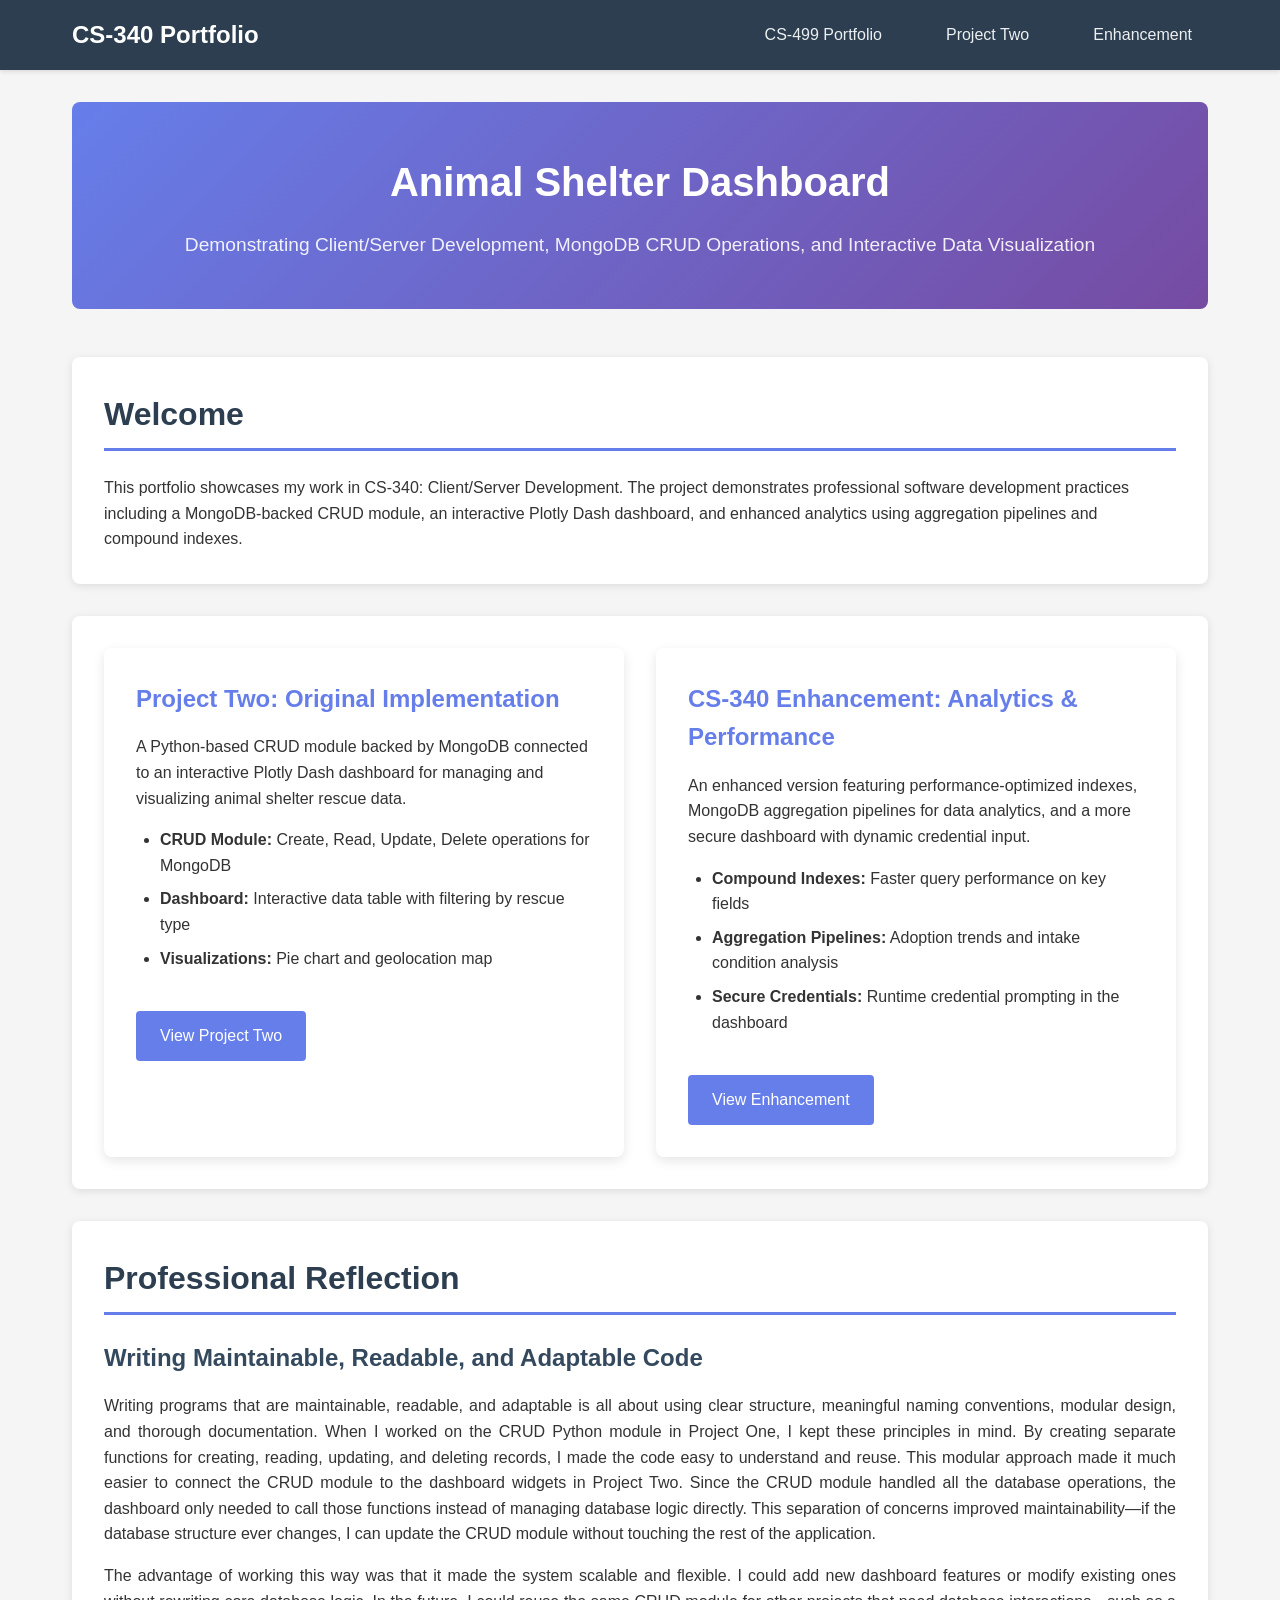
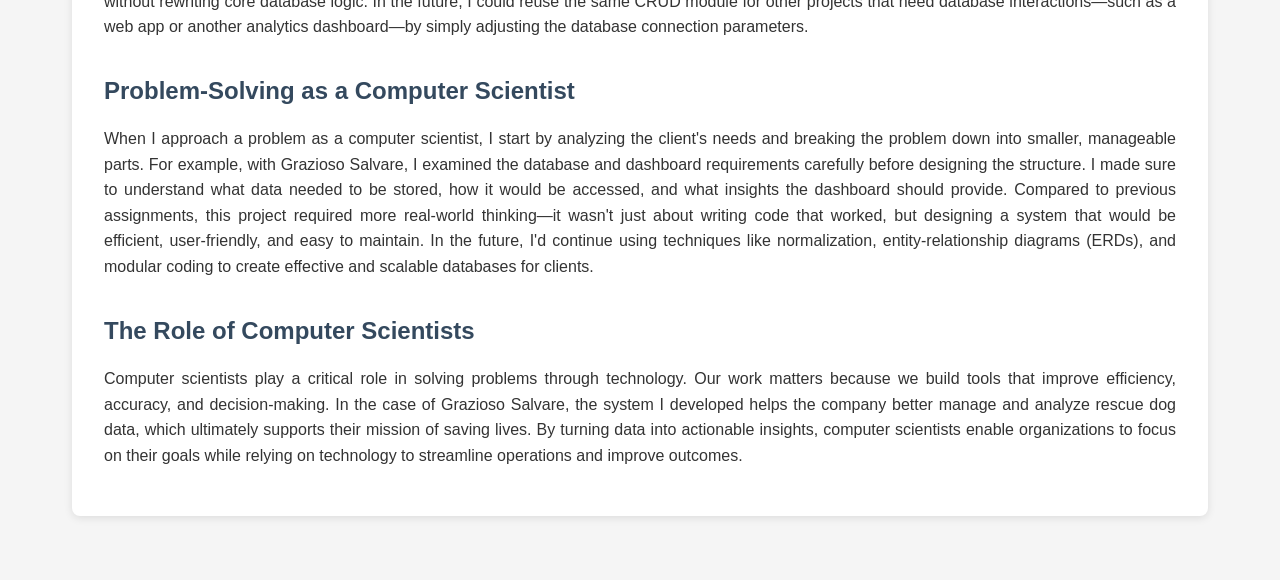
<file: index.html>
<!DOCTYPE html>
<html lang="en">
<head>
    <meta charset="UTF-8">
    <meta name="viewport" content="width=device-width, initial-scale=1.0">
    <title>CS-340 Portfolio: Client/Server Development</title>
    <link rel="stylesheet" href="style.css">
</head>
<body>
    <nav class="navbar">
        <div class="nav-container">
            <h1 class="nav-title">CS-340 Portfolio</h1>
            <ul class="nav-menu">
                <li><a href="https://bzermeno.github.io/">CS-499 Portfolio</a></li>
                <li><a href="project-two.html">Project Two</a></li>
                <li><a href="enhancement.html">Enhancement</a></li>
            </ul>
        </div>
    </nav>

    <main class="container">
        <header class="hero">
            <h1>Animal Shelter Dashboard</h1>
            <p class="subtitle">Demonstrating Client/Server Development, MongoDB CRUD Operations, and Interactive Data Visualization</p>
        </header>

        <section class="intro">
            <h2>Welcome</h2>
            <p>This portfolio showcases my work in CS-340: Client/Server Development. The project demonstrates professional software development practices including a MongoDB-backed CRUD module, an interactive Plotly Dash dashboard, and enhanced analytics using aggregation pipelines and compound indexes.</p>
        </section>

        <section class="projects-grid">
            <div class="project-card">
                <h3>Project Two: Original Implementation</h3>
                <p>A Python-based CRUD module backed by MongoDB connected to an interactive Plotly Dash dashboard for managing and visualizing animal shelter rescue data.</p>
                <ul>
                    <li><strong>CRUD Module:</strong> Create, Read, Update, Delete operations for MongoDB</li>
                    <li><strong>Dashboard:</strong> Interactive data table with filtering by rescue type</li>
                    <li><strong>Visualizations:</strong> Pie chart and geolocation map</li>
                </ul>
                <a href="project-two.html" class="btn">View Project Two</a>
            </div>

            <div class="project-card">
                <h3>CS-340 Enhancement: Analytics &amp; Performance</h3>
                <p>An enhanced version featuring performance-optimized indexes, MongoDB aggregation pipelines for data analytics, and a more secure dashboard with dynamic credential input.</p>
                <ul>
                    <li><strong>Compound Indexes:</strong> Faster query performance on key fields</li>
                    <li><strong>Aggregation Pipelines:</strong> Adoption trends and intake condition analysis</li>
                    <li><strong>Secure Credentials:</strong> Runtime credential prompting in the dashboard</li>
                </ul>
                <a href="enhancement.html" class="btn">View Enhancement</a>
            </div>
        </section>

        <section class="reflection">
            <h2>Professional Reflection</h2>

            <div class="reflection-section">
                <h3>Writing Maintainable, Readable, and Adaptable Code</h3>
                <p>Writing programs that are maintainable, readable, and adaptable is all about using clear structure, meaningful naming conventions, modular design, and thorough documentation. When I worked on the CRUD Python module in Project One, I kept these principles in mind. By creating separate functions for creating, reading, updating, and deleting records, I made the code easy to understand and reuse. This modular approach made it much easier to connect the CRUD module to the dashboard widgets in Project Two. Since the CRUD module handled all the database operations, the dashboard only needed to call those functions instead of managing database logic directly. This separation of concerns improved maintainability—if the database structure ever changes, I can update the CRUD module without touching the rest of the application.</p>
                <p>The advantage of working this way was that it made the system scalable and flexible. I could add new dashboard features or modify existing ones without rewriting core database logic. In the future, I could reuse the same CRUD module for other projects that need database interactions—such as a web app or another analytics dashboard—by simply adjusting the database connection parameters.</p>
            </div>

            <div class="reflection-section">
                <h3>Problem-Solving as a Computer Scientist</h3>
                <p>When I approach a problem as a computer scientist, I start by analyzing the client's needs and breaking the problem down into smaller, manageable parts. For example, with Grazioso Salvare, I examined the database and dashboard requirements carefully before designing the structure. I made sure to understand what data needed to be stored, how it would be accessed, and what insights the dashboard should provide. Compared to previous assignments, this project required more real-world thinking—it wasn't just about writing code that worked, but designing a system that would be efficient, user-friendly, and easy to maintain. In the future, I'd continue using techniques like normalization, entity-relationship diagrams (ERDs), and modular coding to create effective and scalable databases for clients.</p>
            </div>

            <div class="reflection-section">
                <h3>The Role of Computer Scientists</h3>
                <p>Computer scientists play a critical role in solving problems through technology. Our work matters because we build tools that improve efficiency, accuracy, and decision-making. In the case of Grazioso Salvare, the system I developed helps the company better manage and analyze rescue dog data, which ultimately supports their mission of saving lives. By turning data into actionable insights, computer scientists enable organizations to focus on their goals while relying on technology to streamline operations and improve outcomes.</p>
            </div>
        </section>
    </main>

</body>
</html>
</file>
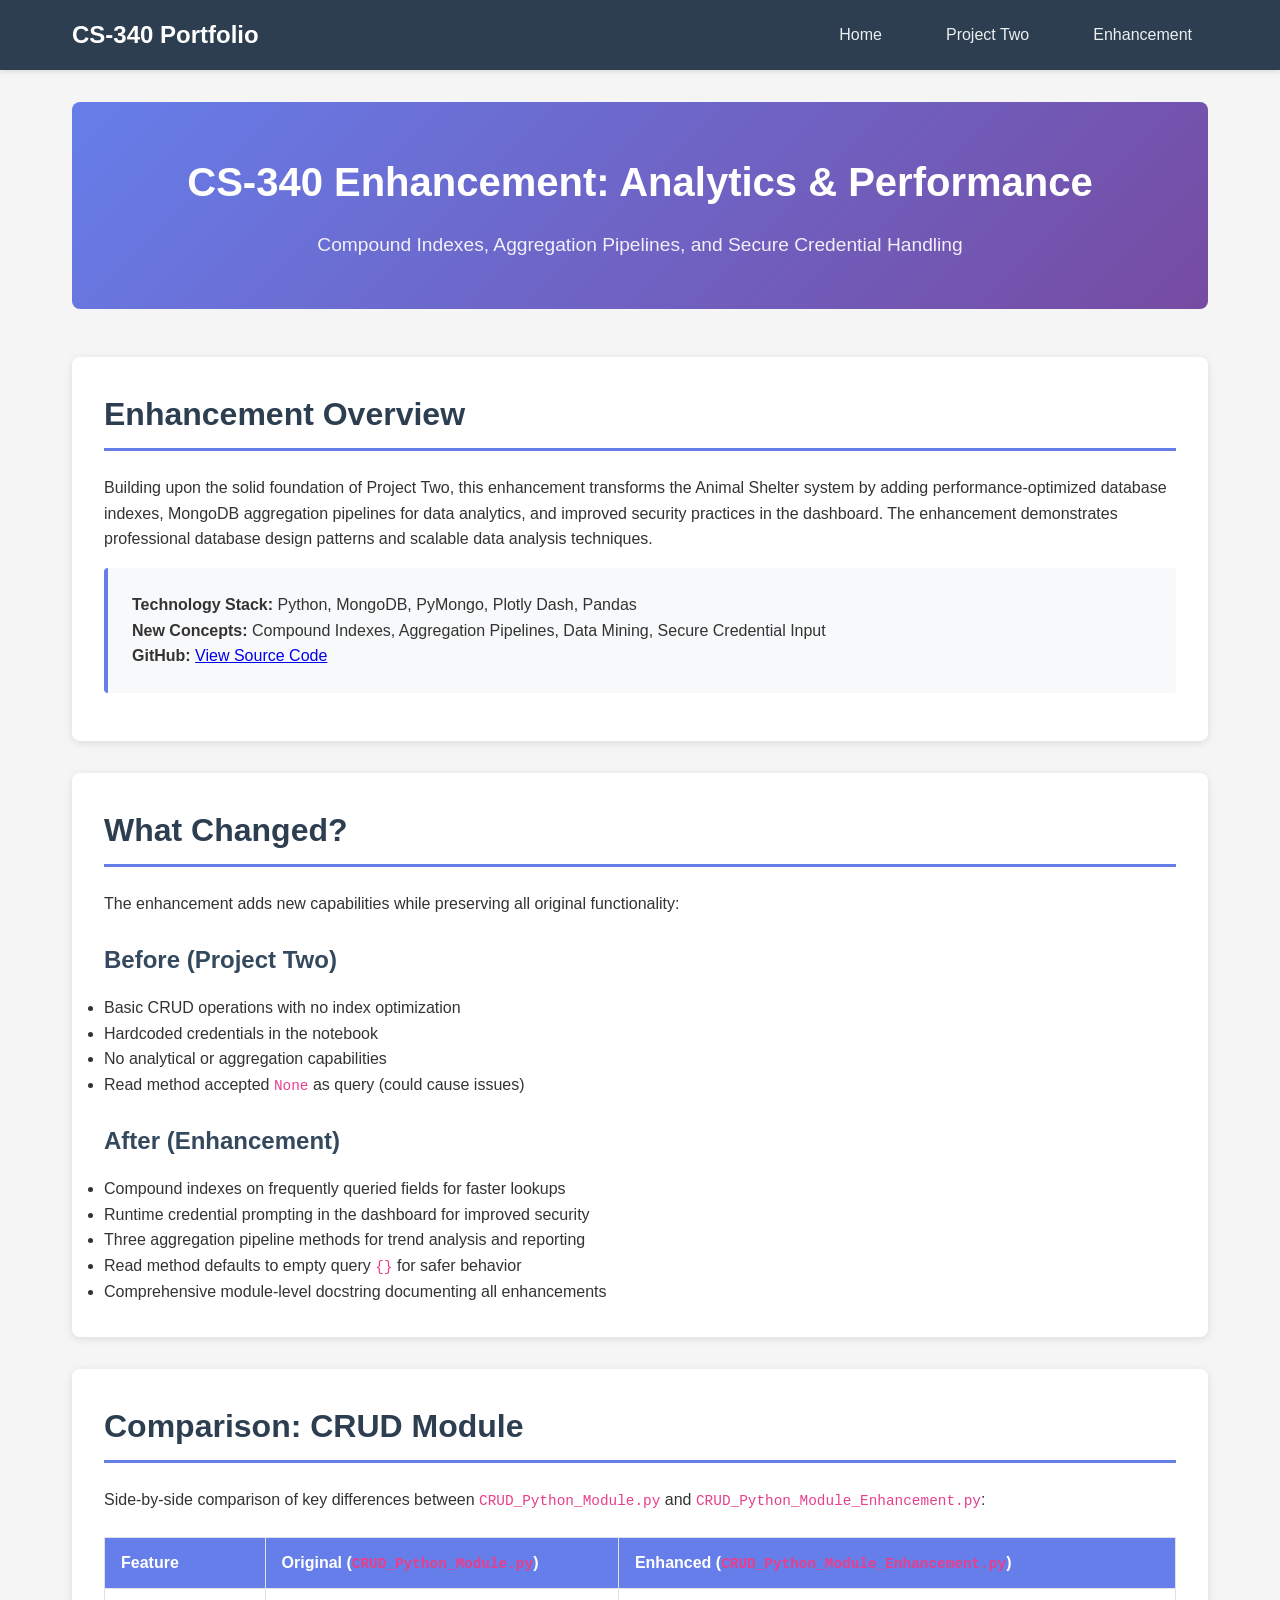
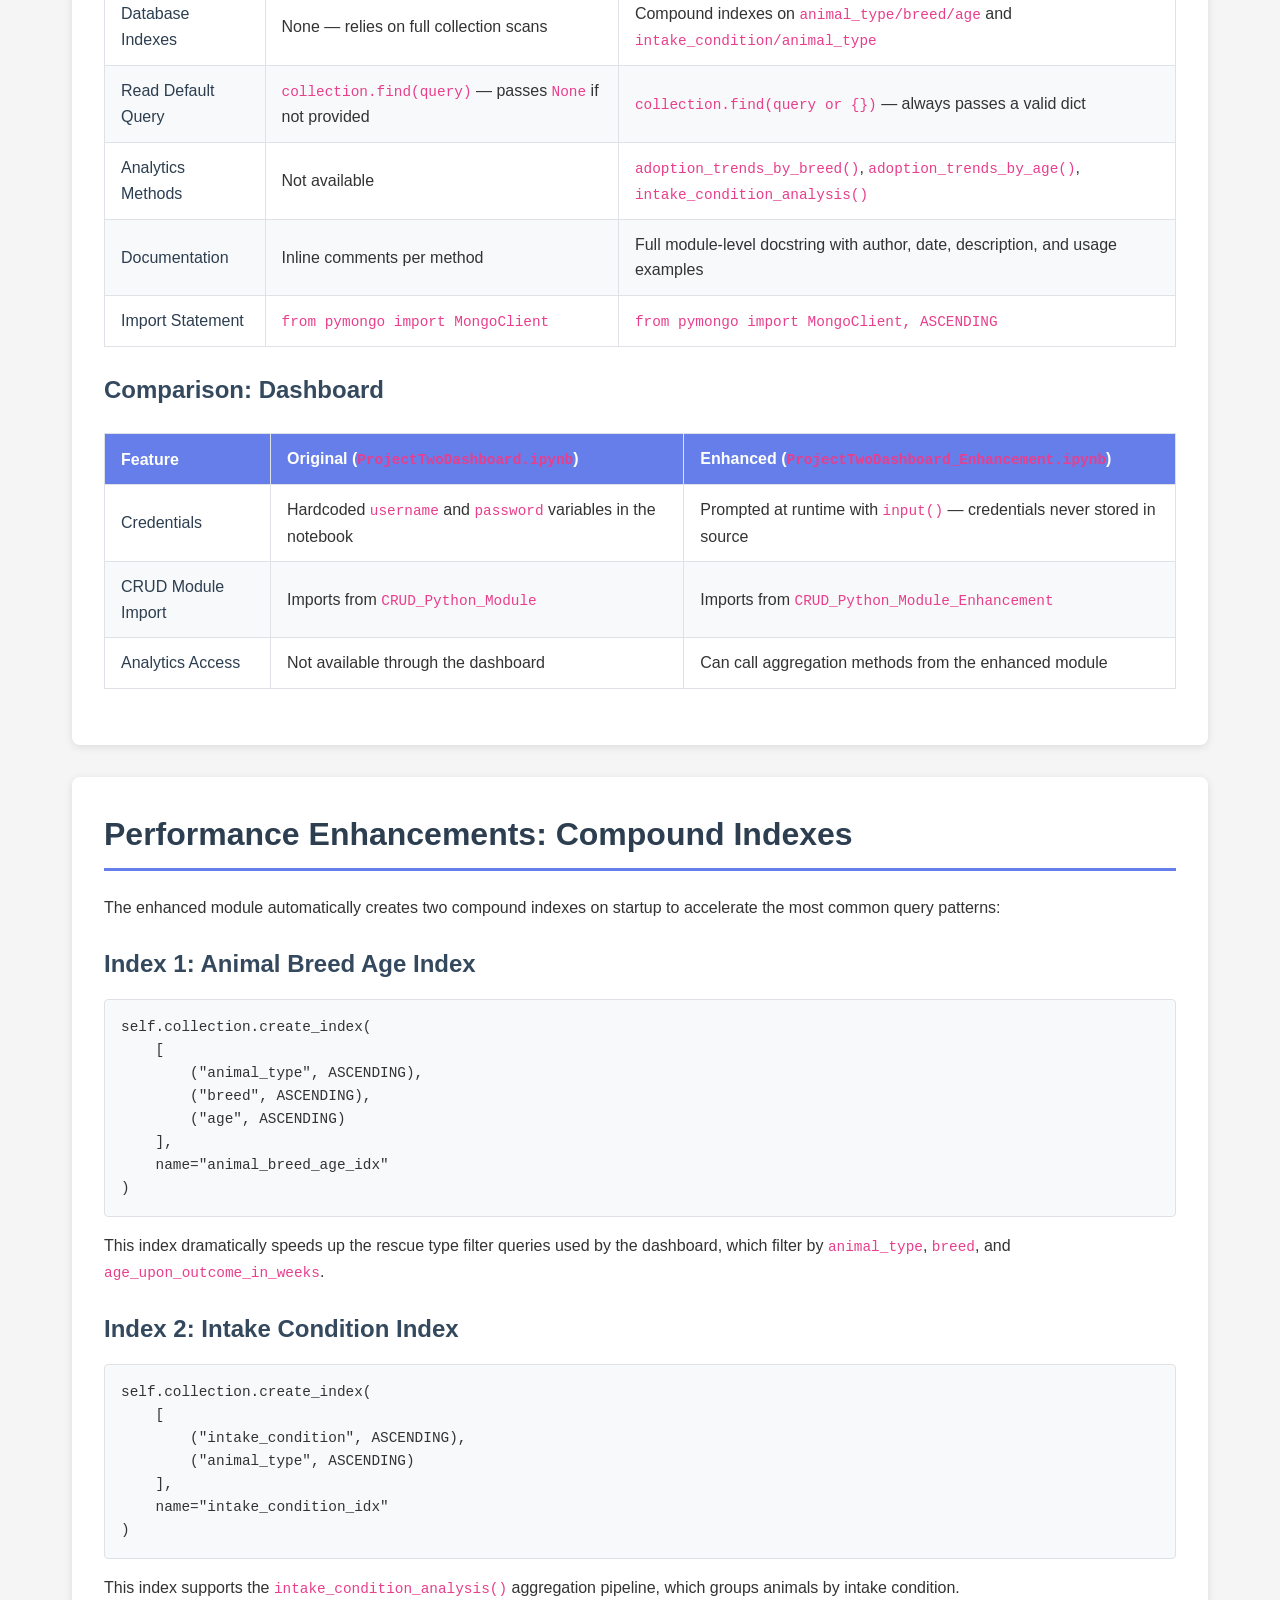
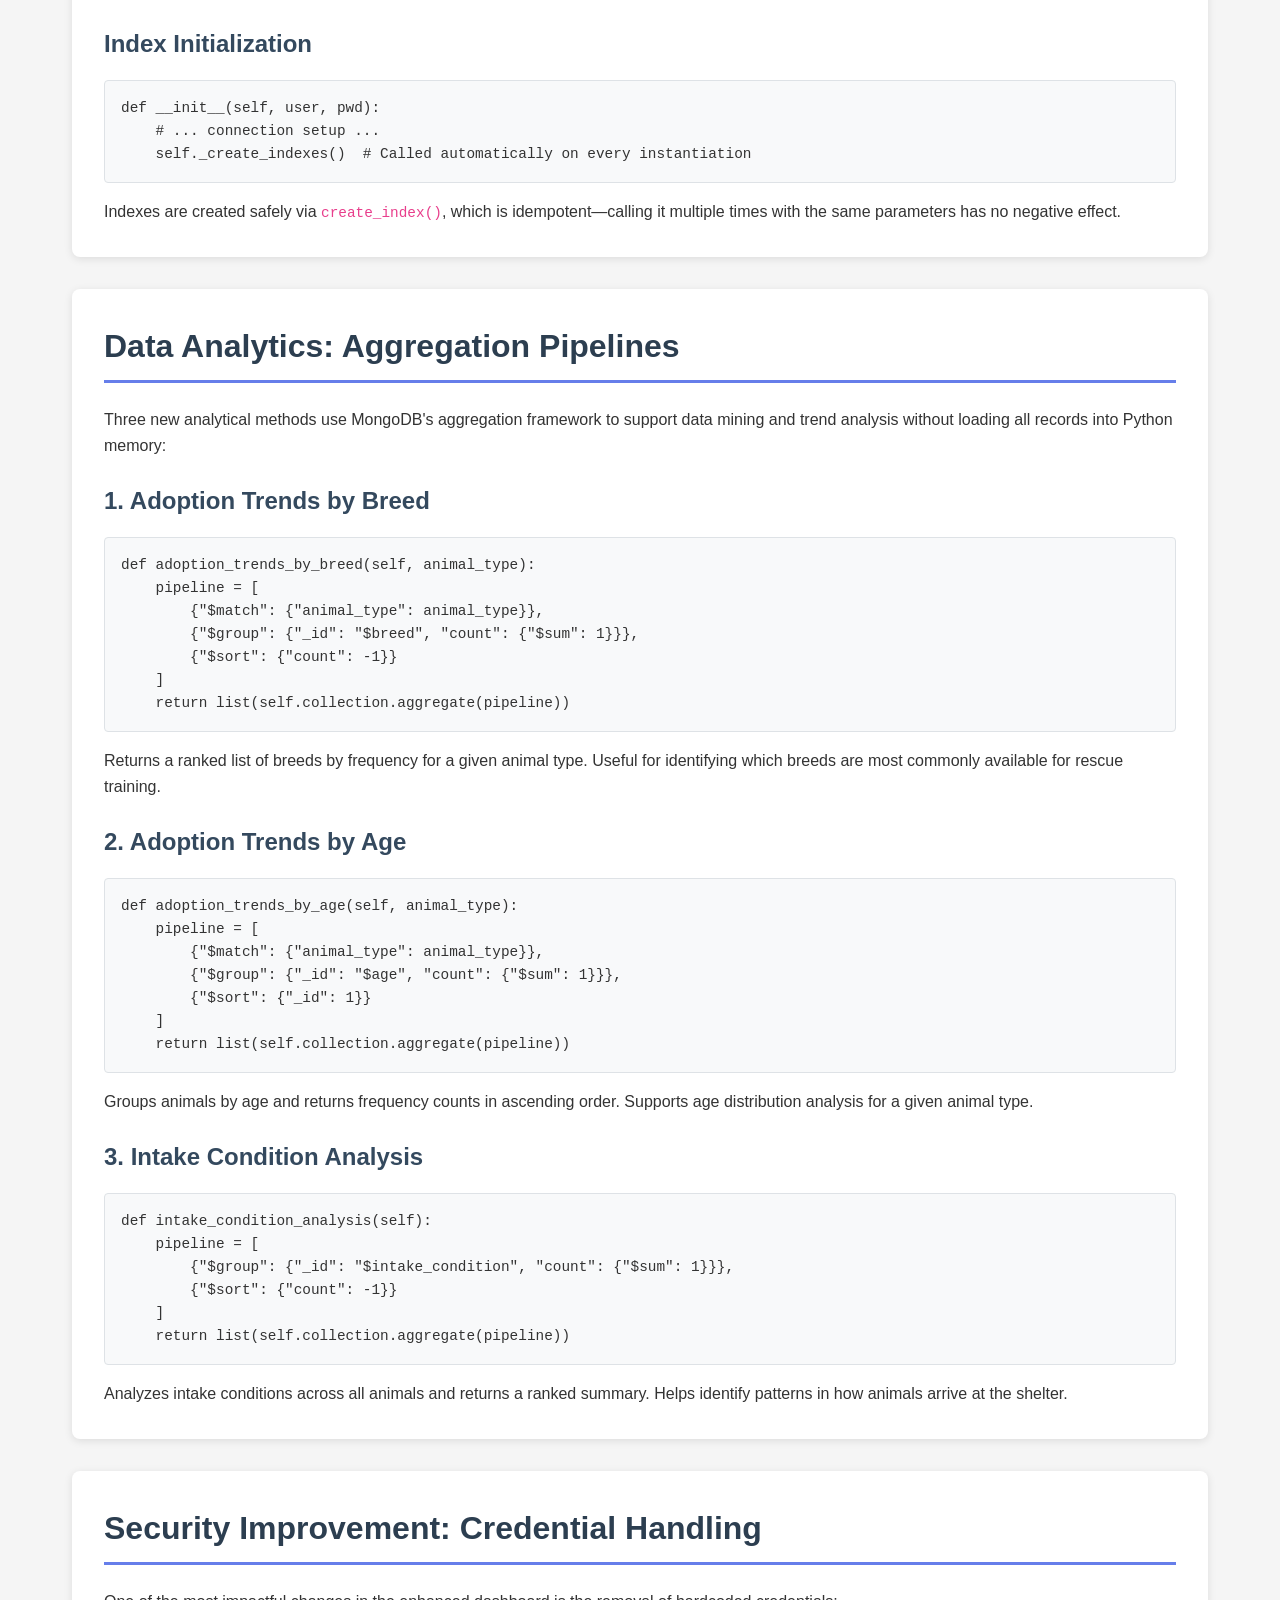
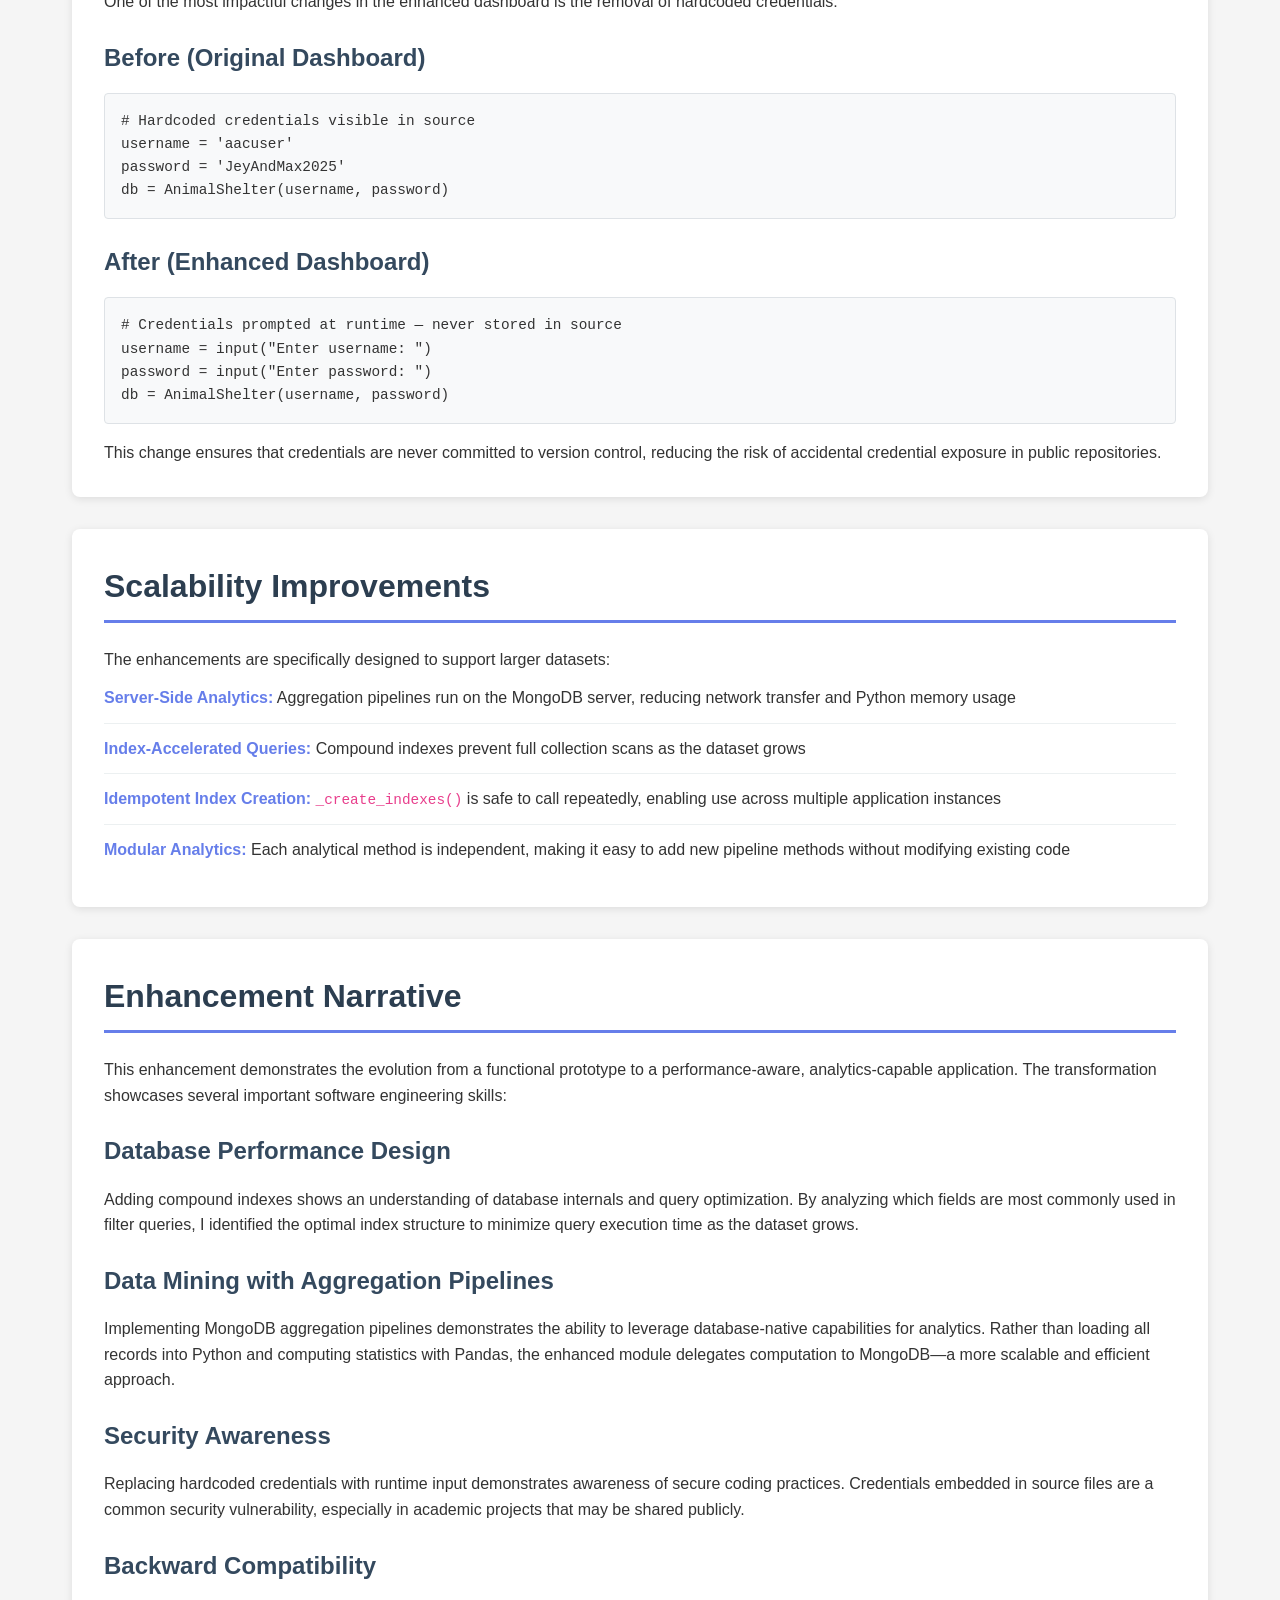
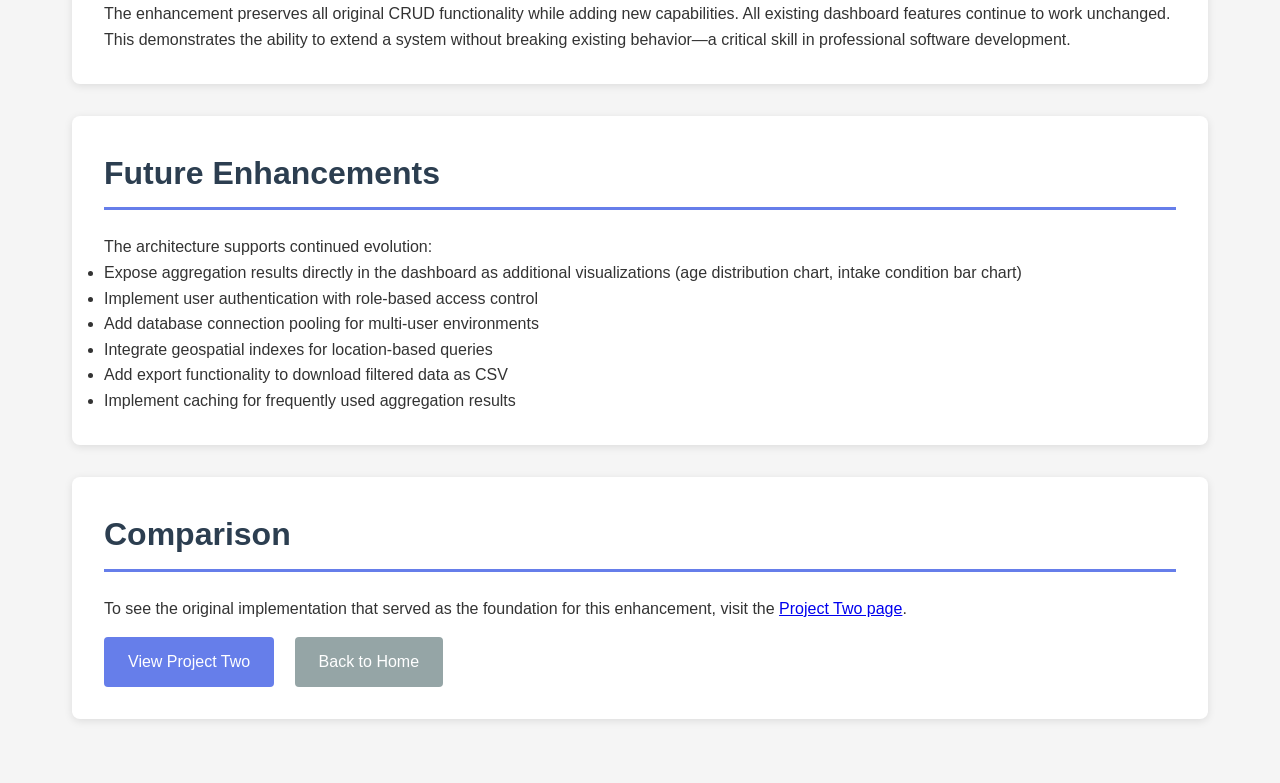
<file: enhancement.html>
<!DOCTYPE html>
<html lang="en">
<head>
    <meta charset="UTF-8">
    <meta name="viewport" content="width=device-width, initial-scale=1.0">
    <title>CS 340 Enhancement - Analytics &amp; Performance</title>
    <link rel="stylesheet" href="style.css">
</head>
<body>
    <nav class="navbar">
        <div class="nav-container">
            <h1 class="nav-title">CS-340 Portfolio</h1>
            <ul class="nav-menu">
                <li><a href="index.html">Home</a></li>
                <li><a href="project-two.html">Project Two</a></li>
                <li><a href="enhancement.html">Enhancement</a></li>
            </ul>
        </div>
    </nav>

    <main class="container">
        <header class="hero">
            <h1>CS-340 Enhancement: Analytics &amp; Performance</h1>
            <p class="subtitle">Compound Indexes, Aggregation Pipelines, and Secure Credential Handling</p>
        </header>

        <section>
            <h2>Enhancement Overview</h2>
            <p>Building upon the solid foundation of Project Two, this enhancement transforms the Animal Shelter system by adding performance-optimized database indexes, MongoDB aggregation pipelines for data analytics, and improved security practices in the dashboard. The enhancement demonstrates professional database design patterns and scalable data analysis techniques.</p>

            <div class="details">
                <p><strong>Technology Stack:</strong> Python, MongoDB, PyMongo, Plotly Dash, Pandas</p>
                <p><strong>New Concepts:</strong> Compound Indexes, Aggregation Pipelines, Data Mining, Secure Credential Input</p>
                <p><strong>GitHub:</strong> <a href="https://github.com/bzermeno/CS_340" target="_blank">View Source Code</a></p>
            </div>
        </section>

        <section>
            <h2>What Changed?</h2>
            <p>The enhancement adds new capabilities while preserving all original functionality:</p>

            <h3>Before (Project Two)</h3>
            <ul>
                <li>Basic CRUD operations with no index optimization</li>
                <li>Hardcoded credentials in the notebook</li>
                <li>No analytical or aggregation capabilities</li>
                <li>Read method accepted <code>None</code> as query (could cause issues)</li>
            </ul>

            <h3>After (Enhancement)</h3>
            <ul>
                <li>Compound indexes on frequently queried fields for faster lookups</li>
                <li>Runtime credential prompting in the dashboard for improved security</li>
                <li>Three aggregation pipeline methods for trend analysis and reporting</li>
                <li>Read method defaults to empty query <code>{}</code> for safer behavior</li>
                <li>Comprehensive module-level docstring documenting all enhancements</li>
            </ul>
        </section>

        <section>
            <h2>Comparison: CRUD Module</h2>
            <p>Side-by-side comparison of key differences between <code>CRUD_Python_Module.py</code> and <code>CRUD_Python_Module_Enhancement.py</code>:</p>

            <table class="comparison-table">
                <thead>
                    <tr>
                        <th>Feature</th>
                        <th>Original (<code>CRUD_Python_Module.py</code>)</th>
                        <th>Enhanced (<code>CRUD_Python_Module_Enhancement.py</code>)</th>
                    </tr>
                </thead>
                <tbody>
                    <tr>
                        <td>Database Indexes</td>
                        <td>None — relies on full collection scans</td>
                        <td>Compound indexes on <code>animal_type/breed/age</code> and <code>intake_condition/animal_type</code></td>
                    </tr>
                    <tr>
                        <td>Read Default Query</td>
                        <td><code>collection.find(query)</code> — passes <code>None</code> if not provided</td>
                        <td><code>collection.find(query or {})</code> — always passes a valid dict</td>
                    </tr>
                    <tr>
                        <td>Analytics Methods</td>
                        <td>Not available</td>
                        <td><code>adoption_trends_by_breed()</code>, <code>adoption_trends_by_age()</code>, <code>intake_condition_analysis()</code></td>
                    </tr>
                    <tr>
                        <td>Documentation</td>
                        <td>Inline comments per method</td>
                        <td>Full module-level docstring with author, date, description, and usage examples</td>
                    </tr>
                    <tr>
                        <td>Import Statement</td>
                        <td><code>from pymongo import MongoClient</code></td>
                        <td><code>from pymongo import MongoClient, ASCENDING</code></td>
                    </tr>
                </tbody>
            </table>

            <h3>Comparison: Dashboard</h3>
            <table class="comparison-table">
                <thead>
                    <tr>
                        <th>Feature</th>
                        <th>Original (<code>ProjectTwoDashboard.ipynb</code>)</th>
                        <th>Enhanced (<code>ProjectTwoDashboard_Enhancement.ipynb</code>)</th>
                    </tr>
                </thead>
                <tbody>
                    <tr>
                        <td>Credentials</td>
                        <td>Hardcoded <code>username</code> and <code>password</code> variables in the notebook</td>
                        <td>Prompted at runtime with <code>input()</code> — credentials never stored in source</td>
                    </tr>
                    <tr>
                        <td>CRUD Module Import</td>
                        <td>Imports from <code>CRUD_Python_Module</code></td>
                        <td>Imports from <code>CRUD_Python_Module_Enhancement</code></td>
                    </tr>
                    <tr>
                        <td>Analytics Access</td>
                        <td>Not available through the dashboard</td>
                        <td>Can call aggregation methods from the enhanced module</td>
                    </tr>
                </tbody>
            </table>
        </section>

        <section>
            <h2>Performance Enhancements: Compound Indexes</h2>
            <p>The enhanced module automatically creates two compound indexes on startup to accelerate the most common query patterns:</p>

            <h3>Index 1: Animal Breed Age Index</h3>
            <pre><code>self.collection.create_index(
    [
        ("animal_type", ASCENDING),
        ("breed", ASCENDING),
        ("age", ASCENDING)
    ],
    name="animal_breed_age_idx"
)</code></pre>
            <p>This index dramatically speeds up the rescue type filter queries used by the dashboard, which filter by <code>animal_type</code>, <code>breed</code>, and <code>age_upon_outcome_in_weeks</code>.</p>

            <h3>Index 2: Intake Condition Index</h3>
            <pre><code>self.collection.create_index(
    [
        ("intake_condition", ASCENDING),
        ("animal_type", ASCENDING)
    ],
    name="intake_condition_idx"
)</code></pre>
            <p>This index supports the <code>intake_condition_analysis()</code> aggregation pipeline, which groups animals by intake condition.</p>

            <h3>Index Initialization</h3>
            <pre><code>def __init__(self, user, pwd):
    # ... connection setup ...
    self._create_indexes()  # Called automatically on every instantiation</code></pre>
            <p>Indexes are created safely via <code>create_index()</code>, which is idempotent—calling it multiple times with the same parameters has no negative effect.</p>
        </section>

        <section>
            <h2>Data Analytics: Aggregation Pipelines</h2>
            <p>Three new analytical methods use MongoDB's aggregation framework to support data mining and trend analysis without loading all records into Python memory:</p>

            <h3>1. Adoption Trends by Breed</h3>
            <pre><code>def adoption_trends_by_breed(self, animal_type):
    pipeline = [
        {"$match": {"animal_type": animal_type}},
        {"$group": {"_id": "$breed", "count": {"$sum": 1}}},
        {"$sort": {"count": -1}}
    ]
    return list(self.collection.aggregate(pipeline))</code></pre>
            <p>Returns a ranked list of breeds by frequency for a given animal type. Useful for identifying which breeds are most commonly available for rescue training.</p>

            <h3>2. Adoption Trends by Age</h3>
            <pre><code>def adoption_trends_by_age(self, animal_type):
    pipeline = [
        {"$match": {"animal_type": animal_type}},
        {"$group": {"_id": "$age", "count": {"$sum": 1}}},
        {"$sort": {"_id": 1}}
    ]
    return list(self.collection.aggregate(pipeline))</code></pre>
            <p>Groups animals by age and returns frequency counts in ascending order. Supports age distribution analysis for a given animal type.</p>

            <h3>3. Intake Condition Analysis</h3>
            <pre><code>def intake_condition_analysis(self):
    pipeline = [
        {"$group": {"_id": "$intake_condition", "count": {"$sum": 1}}},
        {"$sort": {"count": -1}}
    ]
    return list(self.collection.aggregate(pipeline))</code></pre>
            <p>Analyzes intake conditions across all animals and returns a ranked summary. Helps identify patterns in how animals arrive at the shelter.</p>
        </section>

        <section>
            <h2>Security Improvement: Credential Handling</h2>
            <p>One of the most impactful changes in the enhanced dashboard is the removal of hardcoded credentials:</p>

            <h3>Before (Original Dashboard)</h3>
            <pre><code># Hardcoded credentials visible in source
username = 'aacuser'
password = 'JeyAndMax2025'
db = AnimalShelter(username, password)</code></pre>

            <h3>After (Enhanced Dashboard)</h3>
            <pre><code># Credentials prompted at runtime — never stored in source
username = input("Enter username: ")
password = input("Enter password: ")
db = AnimalShelter(username, password)</code></pre>
            <p>This change ensures that credentials are never committed to version control, reducing the risk of accidental credential exposure in public repositories.</p>
        </section>

        <section>
            <h2>Scalability Improvements</h2>
            <p>The enhancements are specifically designed to support larger datasets:</p>
            <ul class="feature-list">
                <li><strong>Server-Side Analytics:</strong> Aggregation pipelines run on the MongoDB server, reducing network transfer and Python memory usage</li>
                <li><strong>Index-Accelerated Queries:</strong> Compound indexes prevent full collection scans as the dataset grows</li>
                <li><strong>Idempotent Index Creation:</strong> <code>_create_indexes()</code> is safe to call repeatedly, enabling use across multiple application instances</li>
                <li><strong>Modular Analytics:</strong> Each analytical method is independent, making it easy to add new pipeline methods without modifying existing code</li>
            </ul>
        </section>

        <section>
            <h2>Enhancement Narrative</h2>
            <p>This enhancement demonstrates the evolution from a functional prototype to a performance-aware, analytics-capable application. The transformation showcases several important software engineering skills:</p>

            <h3>Database Performance Design</h3>
            <p>Adding compound indexes shows an understanding of database internals and query optimization. By analyzing which fields are most commonly used in filter queries, I identified the optimal index structure to minimize query execution time as the dataset grows.</p>

            <h3>Data Mining with Aggregation Pipelines</h3>
            <p>Implementing MongoDB aggregation pipelines demonstrates the ability to leverage database-native capabilities for analytics. Rather than loading all records into Python and computing statistics with Pandas, the enhanced module delegates computation to MongoDB—a more scalable and efficient approach.</p>

            <h3>Security Awareness</h3>
            <p>Replacing hardcoded credentials with runtime input demonstrates awareness of secure coding practices. Credentials embedded in source files are a common security vulnerability, especially in academic projects that may be shared publicly.</p>

            <h3>Backward Compatibility</h3>
            <p>The enhancement preserves all original CRUD functionality while adding new capabilities. All existing dashboard features continue to work unchanged. This demonstrates the ability to extend a system without breaking existing behavior—a critical skill in professional software development.</p>
        </section>

        <section>
            <h2>Future Enhancements</h2>
            <p>The architecture supports continued evolution:</p>
            <ul>
                <li>Expose aggregation results directly in the dashboard as additional visualizations (age distribution chart, intake condition bar chart)</li>
                <li>Implement user authentication with role-based access control</li>
                <li>Add database connection pooling for multi-user environments</li>
                <li>Integrate geospatial indexes for location-based queries</li>
                <li>Add export functionality to download filtered data as CSV</li>
                <li>Implement caching for frequently used aggregation results</li>
            </ul>
        </section>

        <section>
            <h2>Comparison</h2>
            <p>To see the original implementation that served as the foundation for this enhancement, visit the <a href="project-two.html">Project Two page</a>.</p>
            <a href="project-two.html" class="btn">View Project Two</a>
            <a href="index.html" class="btn btn-secondary">Back to Home</a>
        </section>
    </main>

</body>
</html>
</file>
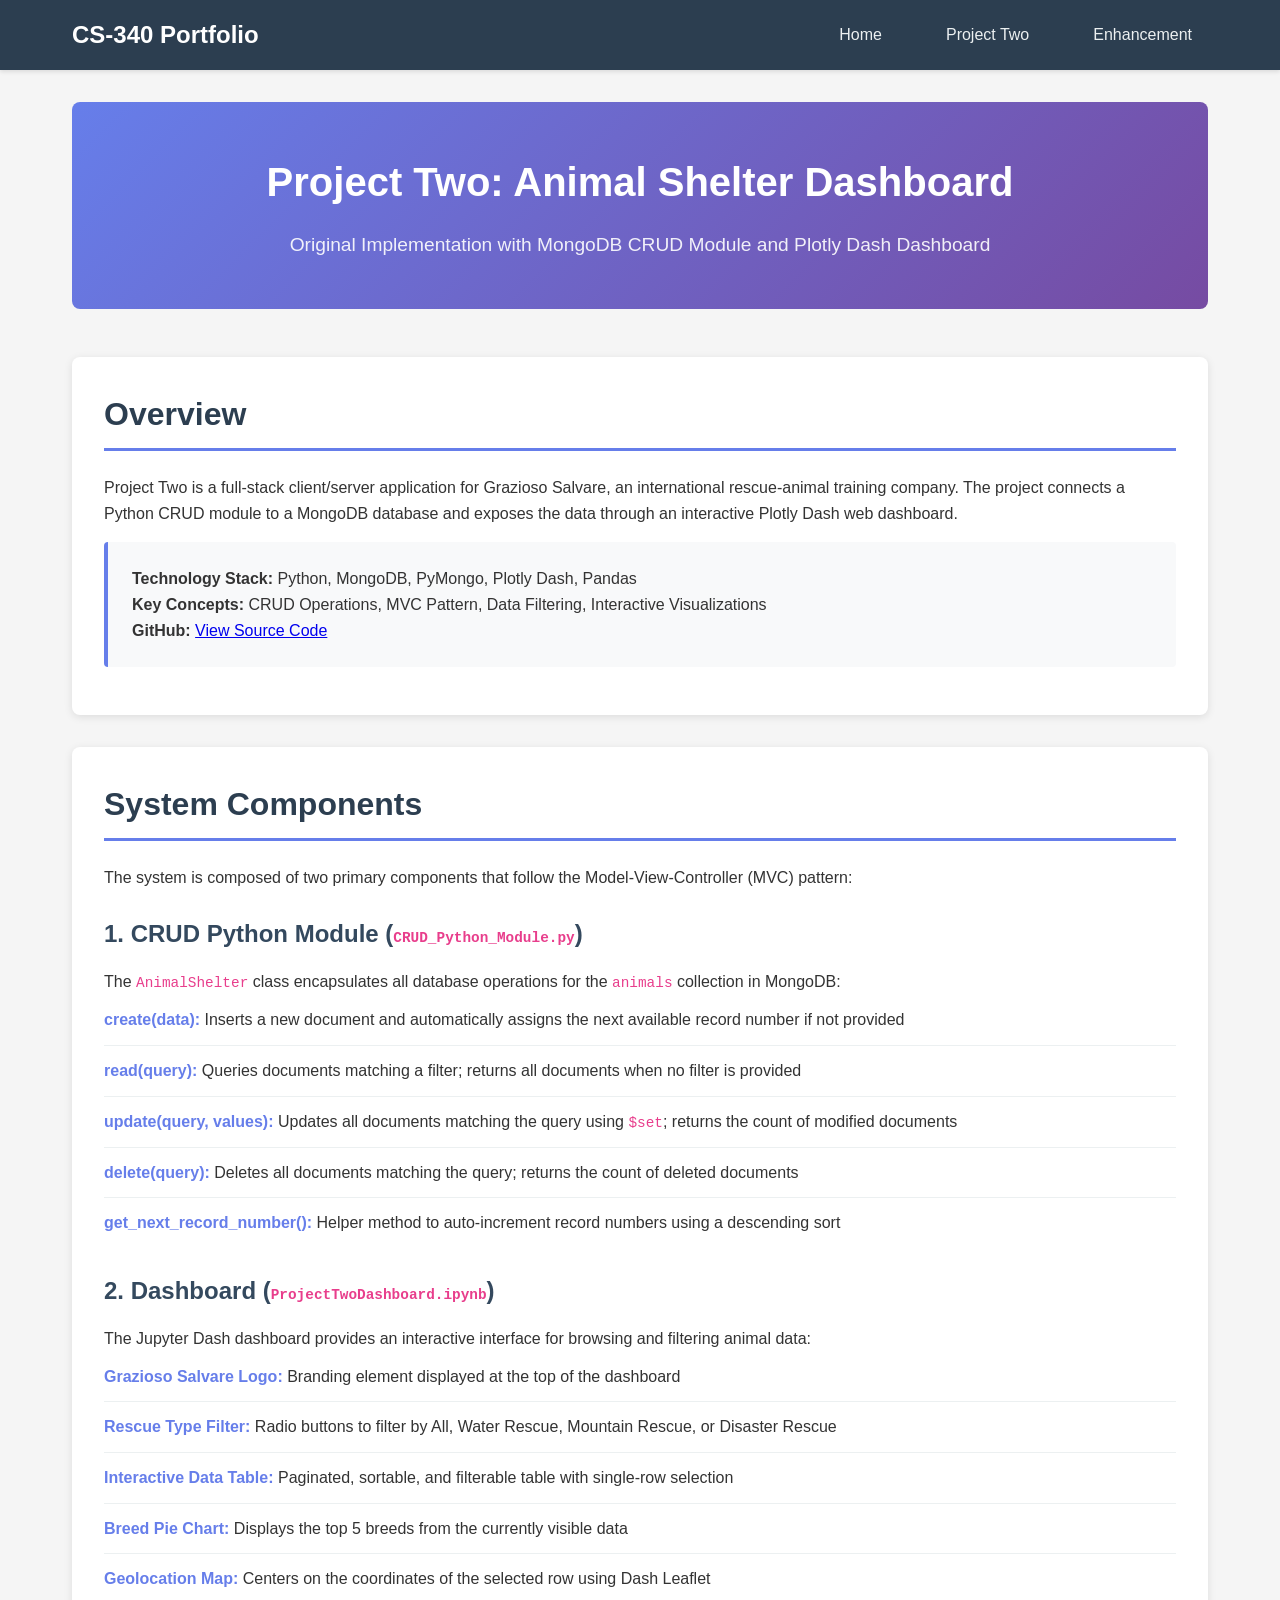
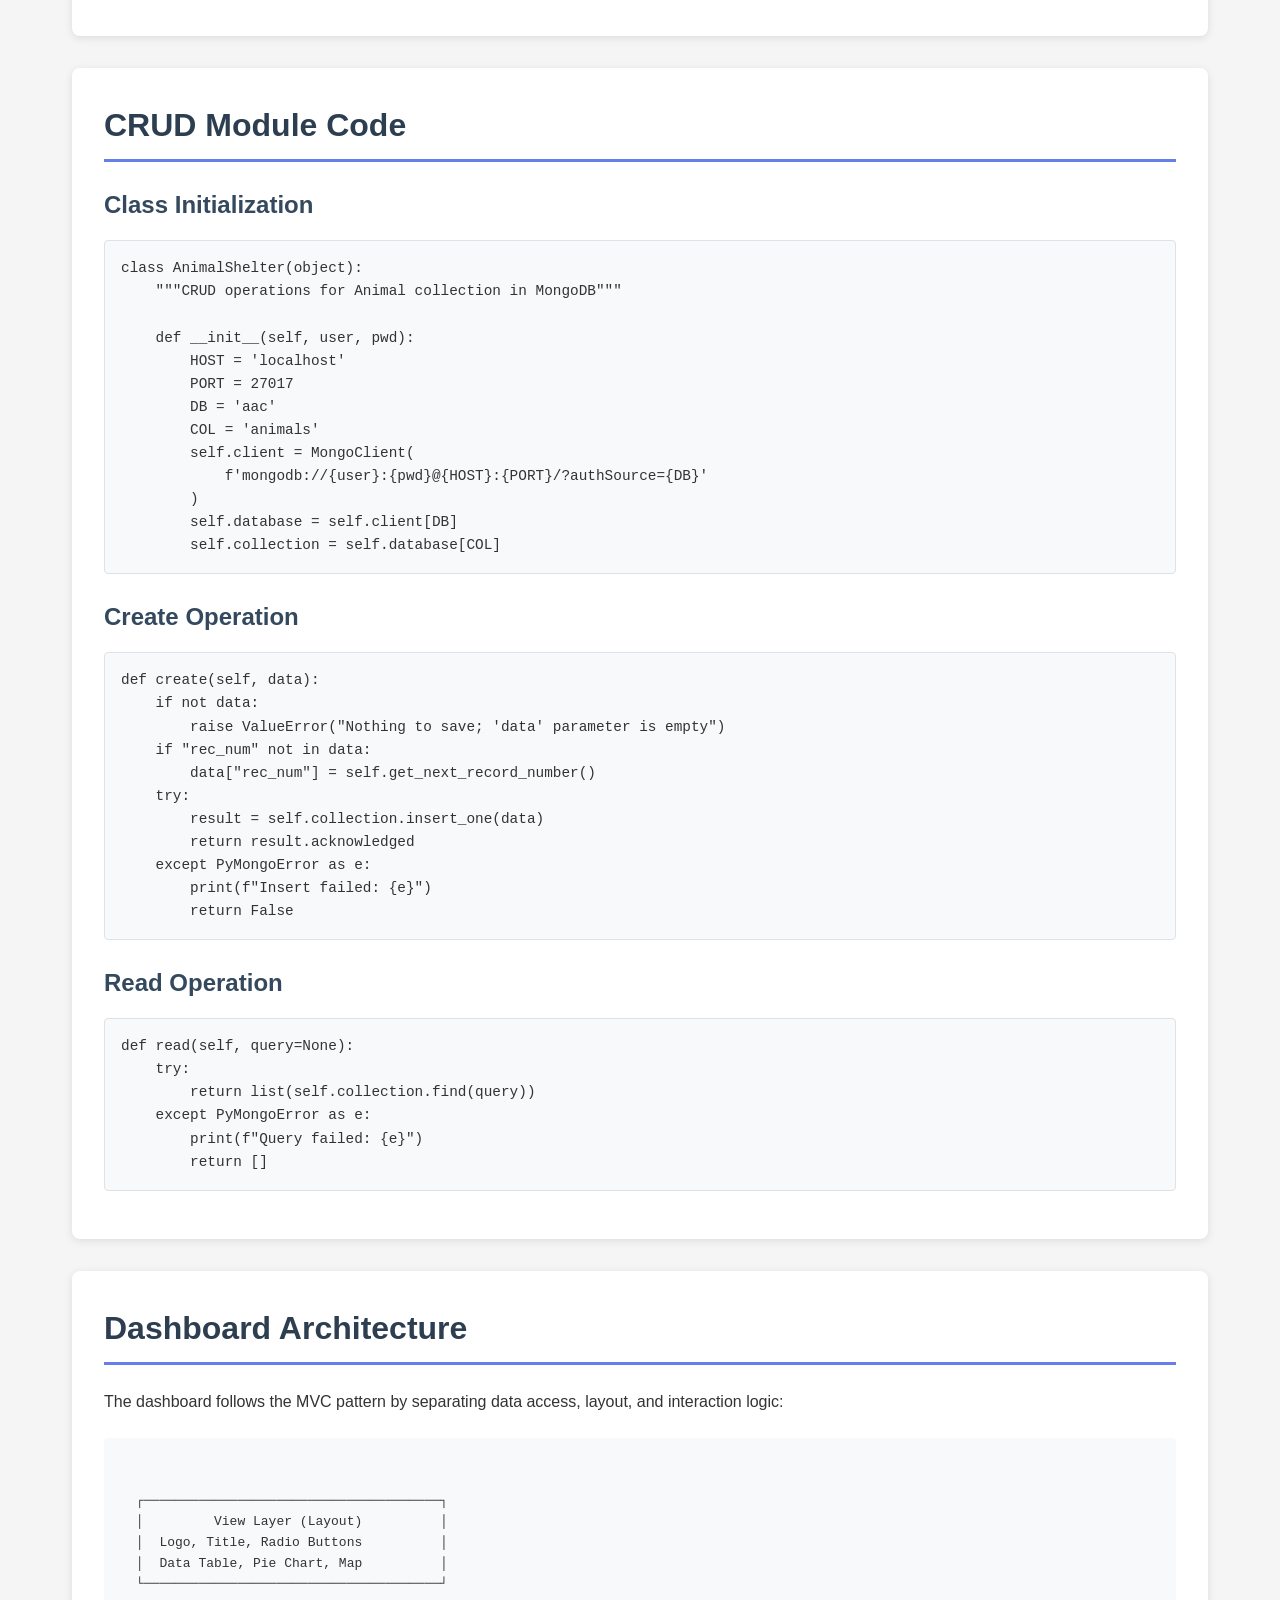
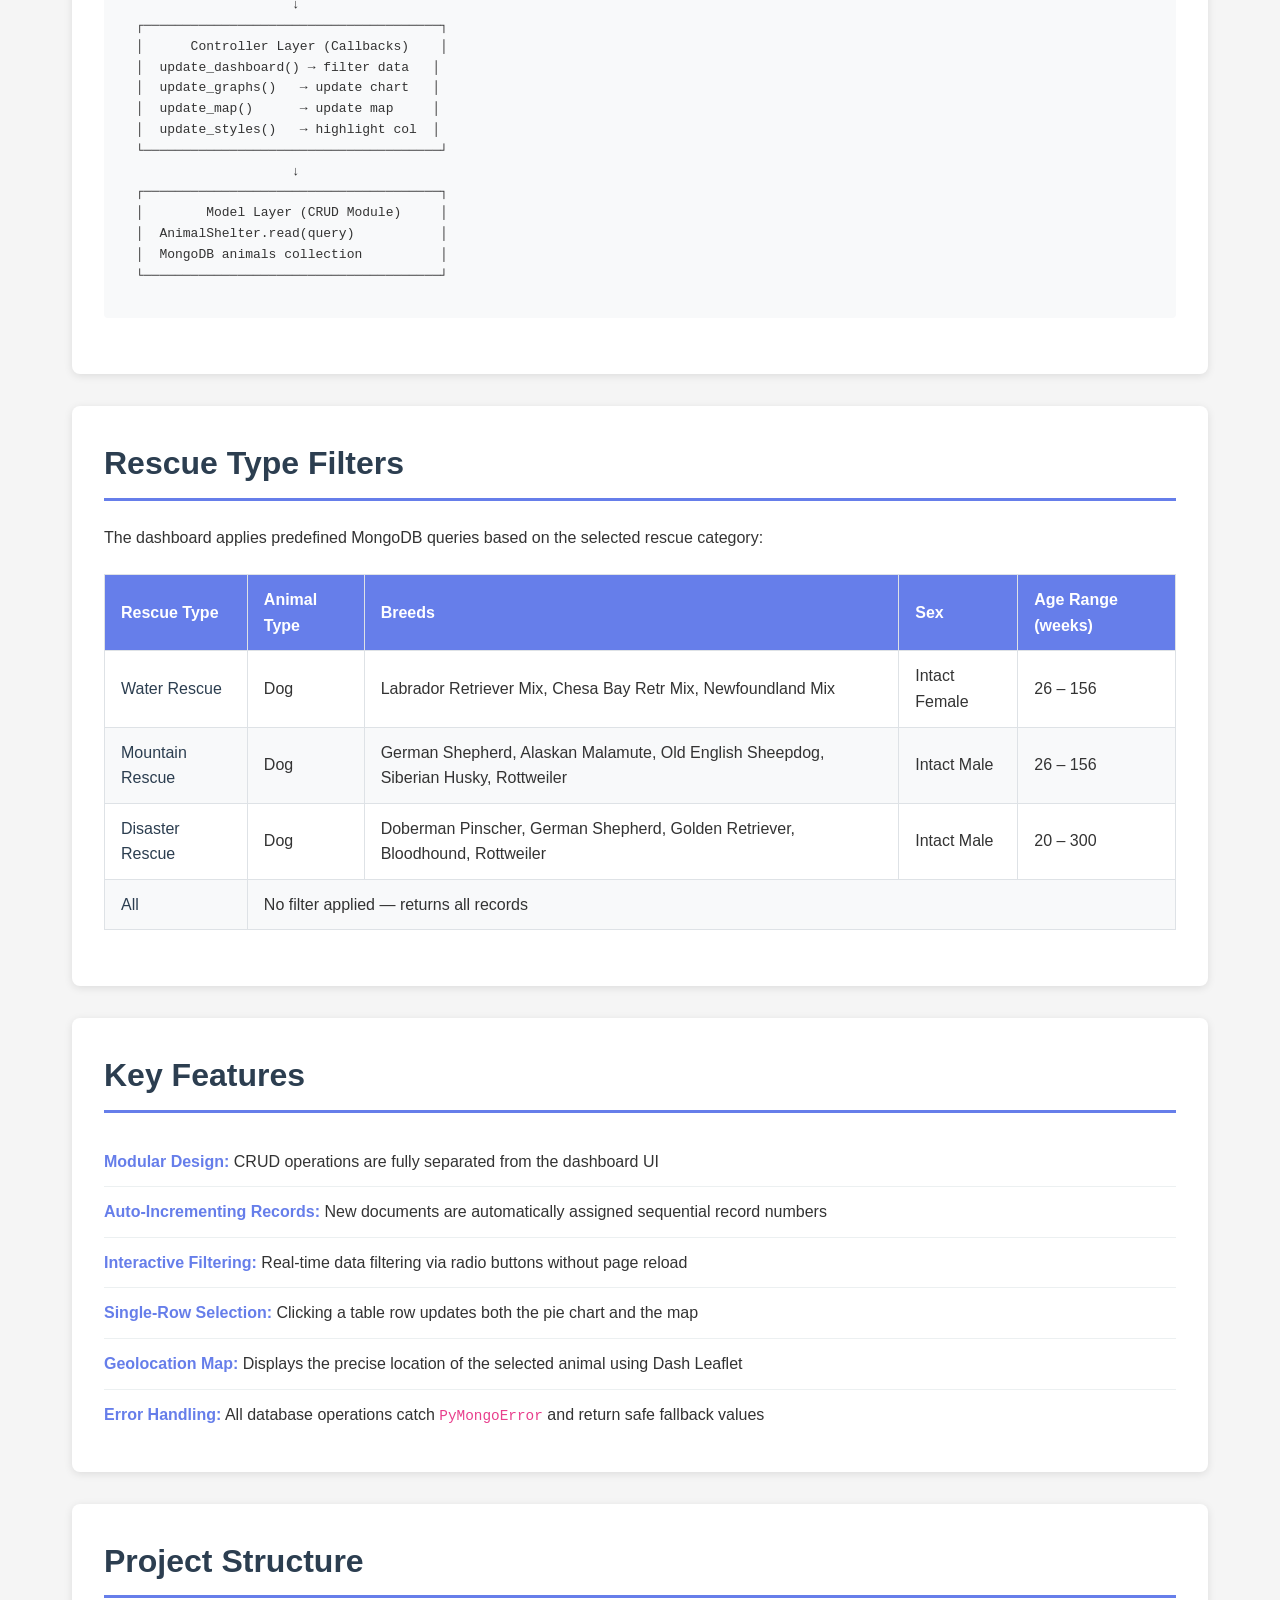
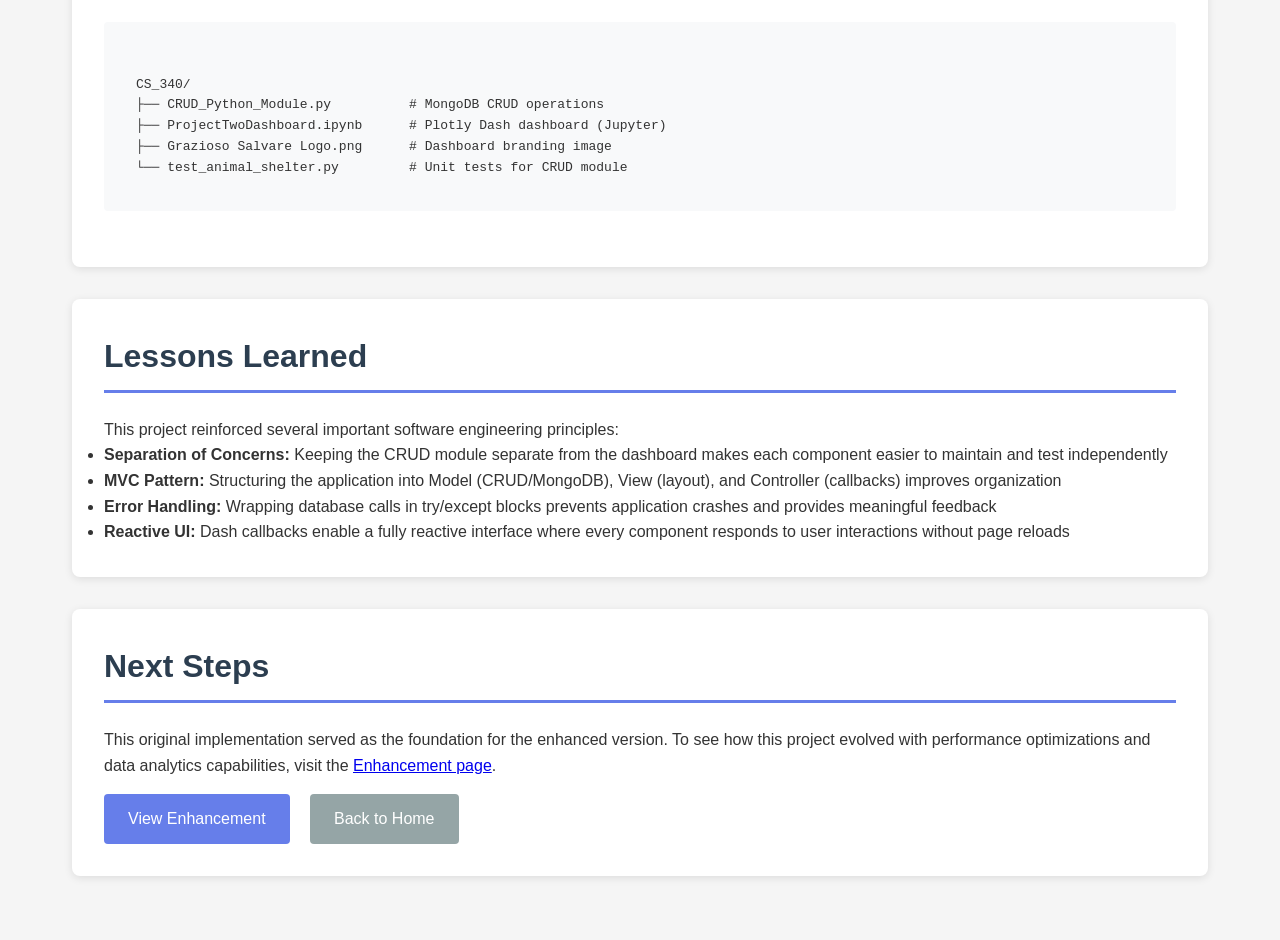
<file: project-two.html>
<!DOCTYPE html>
<html lang="en">
<head>
    <meta charset="UTF-8">
    <meta name="viewport" content="width=device-width, initial-scale=1.0">
    <title>Project Two: Original Implementation</title>
    <link rel="stylesheet" href="style.css">
</head>
<body>
    <nav class="navbar">
        <div class="nav-container">
            <h1 class="nav-title">CS-340 Portfolio</h1>
            <ul class="nav-menu">
                <li><a href="index.html">Home</a></li>
                <li><a href="project-two.html">Project Two</a></li>
                <li><a href="enhancement.html">Enhancement</a></li>
            </ul>
        </div>
    </nav>

    <main class="container">
        <header class="hero">
            <h1>Project Two: Animal Shelter Dashboard</h1>
            <p class="subtitle">Original Implementation with MongoDB CRUD Module and Plotly Dash Dashboard</p>
        </header>

        <section>
            <h2>Overview</h2>
            <p>Project Two is a full-stack client/server application for Grazioso Salvare, an international rescue-animal training company. The project connects a Python CRUD module to a MongoDB database and exposes the data through an interactive Plotly Dash web dashboard.</p>

            <div class="details">
                <p><strong>Technology Stack:</strong> Python, MongoDB, PyMongo, Plotly Dash, Pandas</p>
                <p><strong>Key Concepts:</strong> CRUD Operations, MVC Pattern, Data Filtering, Interactive Visualizations</p>
                <p><strong>GitHub:</strong> <a href="https://github.com/bzermeno/CS_340" target="_blank">View Source Code</a></p>
            </div>
        </section>

        <section>
            <h2>System Components</h2>
            <p>The system is composed of two primary components that follow the Model-View-Controller (MVC) pattern:</p>

            <h3>1. CRUD Python Module (<code>CRUD_Python_Module.py</code>)</h3>
            <p>The <code>AnimalShelter</code> class encapsulates all database operations for the <code>animals</code> collection in MongoDB:</p>
            <ul class="feature-list">
                <li><strong>create(data):</strong> Inserts a new document and automatically assigns the next available record number if not provided</li>
                <li><strong>read(query):</strong> Queries documents matching a filter; returns all documents when no filter is provided</li>
                <li><strong>update(query, values):</strong> Updates all documents matching the query using <code>$set</code>; returns the count of modified documents</li>
                <li><strong>delete(query):</strong> Deletes all documents matching the query; returns the count of deleted documents</li>
                <li><strong>get_next_record_number():</strong> Helper method to auto-increment record numbers using a descending sort</li>
            </ul>

            <h3>2. Dashboard (<code>ProjectTwoDashboard.ipynb</code>)</h3>
            <p>The Jupyter Dash dashboard provides an interactive interface for browsing and filtering animal data:</p>
            <ul class="feature-list">
                <li><strong>Grazioso Salvare Logo:</strong> Branding element displayed at the top of the dashboard</li>
                <li><strong>Rescue Type Filter:</strong> Radio buttons to filter by All, Water Rescue, Mountain Rescue, or Disaster Rescue</li>
                <li><strong>Interactive Data Table:</strong> Paginated, sortable, and filterable table with single-row selection</li>
                <li><strong>Breed Pie Chart:</strong> Displays the top 5 breeds from the currently visible data</li>
                <li><strong>Geolocation Map:</strong> Centers on the coordinates of the selected row using Dash Leaflet</li>
            </ul>
        </section>

        <section>
            <h2>CRUD Module Code</h2>

            <h3>Class Initialization</h3>
            <pre><code>class AnimalShelter(object):
    """CRUD operations for Animal collection in MongoDB"""

    def __init__(self, user, pwd):
        HOST = 'localhost'
        PORT = 27017
        DB = 'aac'
        COL = 'animals'
        self.client = MongoClient(
            f'mongodb://{user}:{pwd}@{HOST}:{PORT}/?authSource={DB}'
        )
        self.database = self.client[DB]
        self.collection = self.database[COL]</code></pre>

            <h3>Create Operation</h3>
            <pre><code>def create(self, data):
    if not data:
        raise ValueError("Nothing to save; 'data' parameter is empty")
    if "rec_num" not in data:
        data["rec_num"] = self.get_next_record_number()
    try:
        result = self.collection.insert_one(data)
        return result.acknowledged
    except PyMongoError as e:
        print(f"Insert failed: {e}")
        return False</code></pre>

            <h3>Read Operation</h3>
            <pre><code>def read(self, query=None):
    try:
        return list(self.collection.find(query))
    except PyMongoError as e:
        print(f"Query failed: {e}")
        return []</code></pre>
        </section>

        <section>
            <h2>Dashboard Architecture</h2>
            <p>The dashboard follows the MVC pattern by separating data access, layout, and interaction logic:</p>

            <div class="architecture-diagram">
┌──────────────────────────────────────┐
│         View Layer (Layout)          │
│  Logo, Title, Radio Buttons          │
│  Data Table, Pie Chart, Map          │
└──────────────────────────────────────┘
                    ↓
┌──────────────────────────────────────┐
│      Controller Layer (Callbacks)    │
│  update_dashboard() → filter data   │
│  update_graphs()   → update chart   │
│  update_map()      → update map     │
│  update_styles()   → highlight col  │
└──────────────────────────────────────┘
                    ↓
┌──────────────────────────────────────┐
│        Model Layer (CRUD Module)     │
│  AnimalShelter.read(query)           │
│  MongoDB animals collection          │
└──────────────────────────────────────┘</div>
        </section>

        <section>
            <h2>Rescue Type Filters</h2>
            <p>The dashboard applies predefined MongoDB queries based on the selected rescue category:</p>

            <table class="comparison-table">
                <thead>
                    <tr>
                        <th>Rescue Type</th>
                        <th>Animal Type</th>
                        <th>Breeds</th>
                        <th>Sex</th>
                        <th>Age Range (weeks)</th>
                    </tr>
                </thead>
                <tbody>
                    <tr>
                        <td>Water Rescue</td>
                        <td>Dog</td>
                        <td>Labrador Retriever Mix, Chesa Bay Retr Mix, Newfoundland Mix</td>
                        <td>Intact Female</td>
                        <td>26 – 156</td>
                    </tr>
                    <tr>
                        <td>Mountain Rescue</td>
                        <td>Dog</td>
                        <td>German Shepherd, Alaskan Malamute, Old English Sheepdog, Siberian Husky, Rottweiler</td>
                        <td>Intact Male</td>
                        <td>26 – 156</td>
                    </tr>
                    <tr>
                        <td>Disaster Rescue</td>
                        <td>Dog</td>
                        <td>Doberman Pinscher, German Shepherd, Golden Retriever, Bloodhound, Rottweiler</td>
                        <td>Intact Male</td>
                        <td>20 – 300</td>
                    </tr>
                    <tr>
                        <td>All</td>
                        <td colspan="4">No filter applied — returns all records</td>
                    </tr>
                </tbody>
            </table>
        </section>

        <section>
            <h2>Key Features</h2>
            <ul class="feature-list">
                <li><strong>Modular Design:</strong> CRUD operations are fully separated from the dashboard UI</li>
                <li><strong>Auto-Incrementing Records:</strong> New documents are automatically assigned sequential record numbers</li>
                <li><strong>Interactive Filtering:</strong> Real-time data filtering via radio buttons without page reload</li>
                <li><strong>Single-Row Selection:</strong> Clicking a table row updates both the pie chart and the map</li>
                <li><strong>Geolocation Map:</strong> Displays the precise location of the selected animal using Dash Leaflet</li>
                <li><strong>Error Handling:</strong> All database operations catch <code>PyMongoError</code> and return safe fallback values</li>
            </ul>
        </section>

        <section>
            <h2>Project Structure</h2>
            <div class="architecture-diagram">
CS_340/
├── CRUD_Python_Module.py          # MongoDB CRUD operations
├── ProjectTwoDashboard.ipynb      # Plotly Dash dashboard (Jupyter)
├── Grazioso Salvare Logo.png      # Dashboard branding image
└── test_animal_shelter.py         # Unit tests for CRUD module</div>
        </section>

        <section>
            <h2>Lessons Learned</h2>
            <p>This project reinforced several important software engineering principles:</p>
            <ul>
                <li><strong>Separation of Concerns:</strong> Keeping the CRUD module separate from the dashboard makes each component easier to maintain and test independently</li>
                <li><strong>MVC Pattern:</strong> Structuring the application into Model (CRUD/MongoDB), View (layout), and Controller (callbacks) improves organization</li>
                <li><strong>Error Handling:</strong> Wrapping database calls in try/except blocks prevents application crashes and provides meaningful feedback</li>
                <li><strong>Reactive UI:</strong> Dash callbacks enable a fully reactive interface where every component responds to user interactions without page reloads</li>
            </ul>
        </section>

        <section>
            <h2>Next Steps</h2>
            <p>This original implementation served as the foundation for the enhanced version. To see how this project evolved with performance optimizations and data analytics capabilities, visit the <a href="enhancement.html">Enhancement page</a>.</p>
            <a href="enhancement.html" class="btn">View Enhancement</a>
            <a href="index.html" class="btn btn-secondary">Back to Home</a>
        </section>
    </main>

</body>
</html>
</file>
<file: style.css>
/* Reset and Base Styles */
* {
    margin: 0;
    padding: 0;
    box-sizing: border-box;
}

body {
    font-family: -apple-system, BlinkMacSystemFont, 'Segoe UI', Roboto, 'Helvetica Neue', Arial, sans-serif;
    line-height: 1.6;
    color: #333;
    background-color: #f5f5f5;
}

/* Navigation */
.navbar {
    background-color: #2c3e50;
    padding: 1rem 0;
    box-shadow: 0 2px 4px rgba(0,0,0,0.1);
    position: sticky;
    top: 0;
    z-index: 100;
}

.nav-container {
    max-width: 1200px;
    margin: 0 auto;
    padding: 0 2rem;
    display: flex;
    justify-content: space-between;
    align-items: center;
}

.nav-title {
    color: #fff;
    font-size: 1.5rem;
    font-weight: 600;
}

.nav-menu {
    list-style: none;
    display: flex;
    gap: 2rem;
}

.nav-menu a {
    color: #ecf0f1;
    text-decoration: none;
    font-weight: 500;
    transition: color 0.3s ease;
    padding: 0.5rem 1rem;
    border-radius: 4px;
}

.nav-menu a:hover,
.nav-menu a.active {
    color: #fff;
    background-color: #34495e;
}

/* Container */
.container {
    max-width: 1200px;
    margin: 0 auto;
    padding: 2rem;
}

/* Hero Section */
.hero {
    text-align: center;
    padding: 3rem 0;
    background: linear-gradient(135deg, #667eea 0%, #764ba2 100%);
    color: white;
    border-radius: 8px;
    margin-bottom: 3rem;
}

.hero h1 {
    font-size: 2.5rem;
    margin-bottom: 1rem;
}

.subtitle {
    font-size: 1.2rem;
    opacity: 0.9;
}

/* Sections */
section {
    background-color: white;
    padding: 2rem;
    margin-bottom: 2rem;
    border-radius: 8px;
    box-shadow: 0 2px 8px rgba(0,0,0,0.1);
}

section h2 {
    color: #2c3e50;
    margin-bottom: 1.5rem;
    font-size: 2rem;
    border-bottom: 3px solid #667eea;
    padding-bottom: 0.5rem;
}

section h3 {
    color: #34495e;
    margin-bottom: 1rem;
    margin-top: 1.5rem;
    font-size: 1.5rem;
}

/* Project Cards Grid */
.projects-grid {
    display: grid;
    grid-template-columns: repeat(auto-fit, minmax(300px, 1fr));
    gap: 2rem;
    padding: 2rem;
}

.project-card {
    background-color: white;
    padding: 2rem;
    border-radius: 8px;
    box-shadow: 0 4px 12px rgba(0,0,0,0.1);
    transition: transform 0.3s ease, box-shadow 0.3s ease;
}

.project-card:hover {
    transform: translateY(-5px);
    box-shadow: 0 6px 20px rgba(0,0,0,0.15);
}

.project-card h3 {
    color: #667eea;
    margin-top: 0;
}

.project-card ul {
    margin: 1rem 0 1.5rem 1.5rem;
}

.project-card li {
    margin-bottom: 0.5rem;
}

/* Buttons */
.btn {
    display: inline-block;
    padding: 0.75rem 1.5rem;
    background-color: #667eea;
    color: white;
    text-decoration: none;
    border-radius: 4px;
    transition: background-color 0.3s ease;
    font-weight: 500;
    margin-top: 1rem;
}

.btn:hover {
    background-color: #5568d3;
}

.btn-secondary {
    background-color: #95a5a6;
    margin-left: 1rem;
}

.btn-secondary:hover {
    background-color: #7f8c8d;
}

/* Code Blocks */
pre {
    background-color: #f8f9fa;
    border: 1px solid #dee2e6;
    border-radius: 4px;
    padding: 1rem;
    overflow-x: auto;
    margin: 1rem 0;
}

code {
    font-family: 'Courier New', Courier, monospace;
    font-size: 0.9rem;
    color: #e83e8c;
}

pre code {
    color: #333;
}

/* Feature Lists */
.feature-list {
    list-style: none;
    padding: 0;
}

.feature-list li {
    padding: 0.75rem 0;
    border-bottom: 1px solid #ecf0f1;
}

.feature-list li:last-child {
    border-bottom: none;
}

.feature-list strong {
    color: #667eea;
}

/* Reflection Section */
.reflection-section {
    margin-bottom: 2rem;
}

.reflection-section:last-child {
    margin-bottom: 0;
}

.reflection-section p {
    margin-bottom: 1rem;
    text-align: justify;
}

/* Details Section */
.details {
    background-color: #f8f9fa;
    padding: 1.5rem;
    border-left: 4px solid #667eea;
    margin: 1rem 0;
    border-radius: 4px;
}

/* Architecture Diagram */
.architecture-diagram {
    background-color: #f8f9fa;
    padding: 2rem;
    border-radius: 4px;
    margin: 1.5rem 0;
    font-family: monospace;
    overflow-x: auto;
    white-space: pre;
}

/* Comparison Table */
.comparison-table {
    width: 100%;
    border-collapse: collapse;
    margin: 1.5rem 0;
}

.comparison-table th,
.comparison-table td {
    padding: 0.75rem 1rem;
    text-align: left;
    border: 1px solid #dee2e6;
}

.comparison-table th {
    background-color: #667eea;
    color: white;
    font-weight: 600;
}

.comparison-table tr:nth-child(even) {
    background-color: #f8f9fa;
}

.comparison-table td:first-child {
    font-weight: 500;
    color: #2c3e50;
}

/* Footer */
footer {
    text-align: center;
    padding: 2rem;
    background-color: #2c3e50;
    color: #ecf0f1;
    margin-top: 3rem;
}

/* Responsive Design */
@media (max-width: 768px) {
    .nav-container {
        flex-direction: column;
        gap: 1rem;
    }

    .nav-menu {
        flex-direction: column;
        gap: 0.5rem;
        text-align: center;
    }

    .hero h1 {
        font-size: 2rem;
    }

    .projects-grid {
        grid-template-columns: 1fr;
    }

    .container {
        padding: 1rem;
    }
}
</file>
